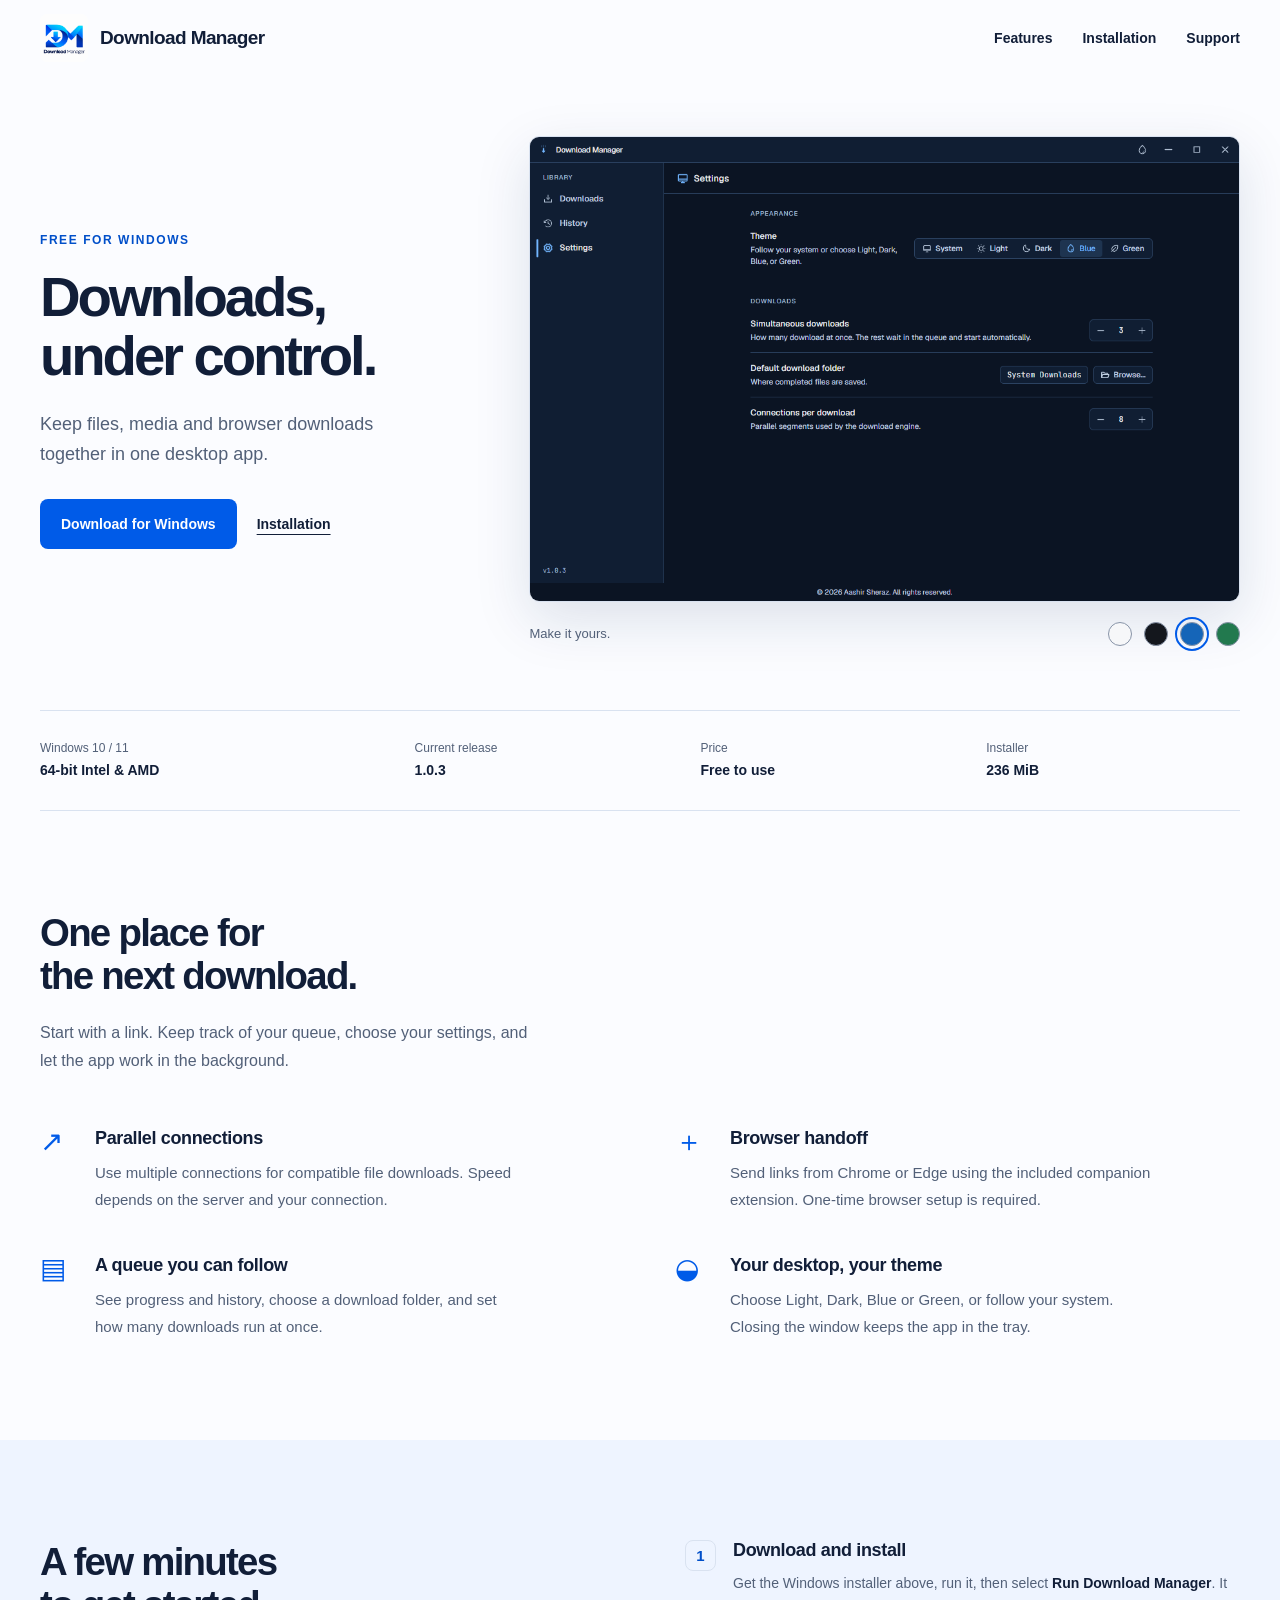
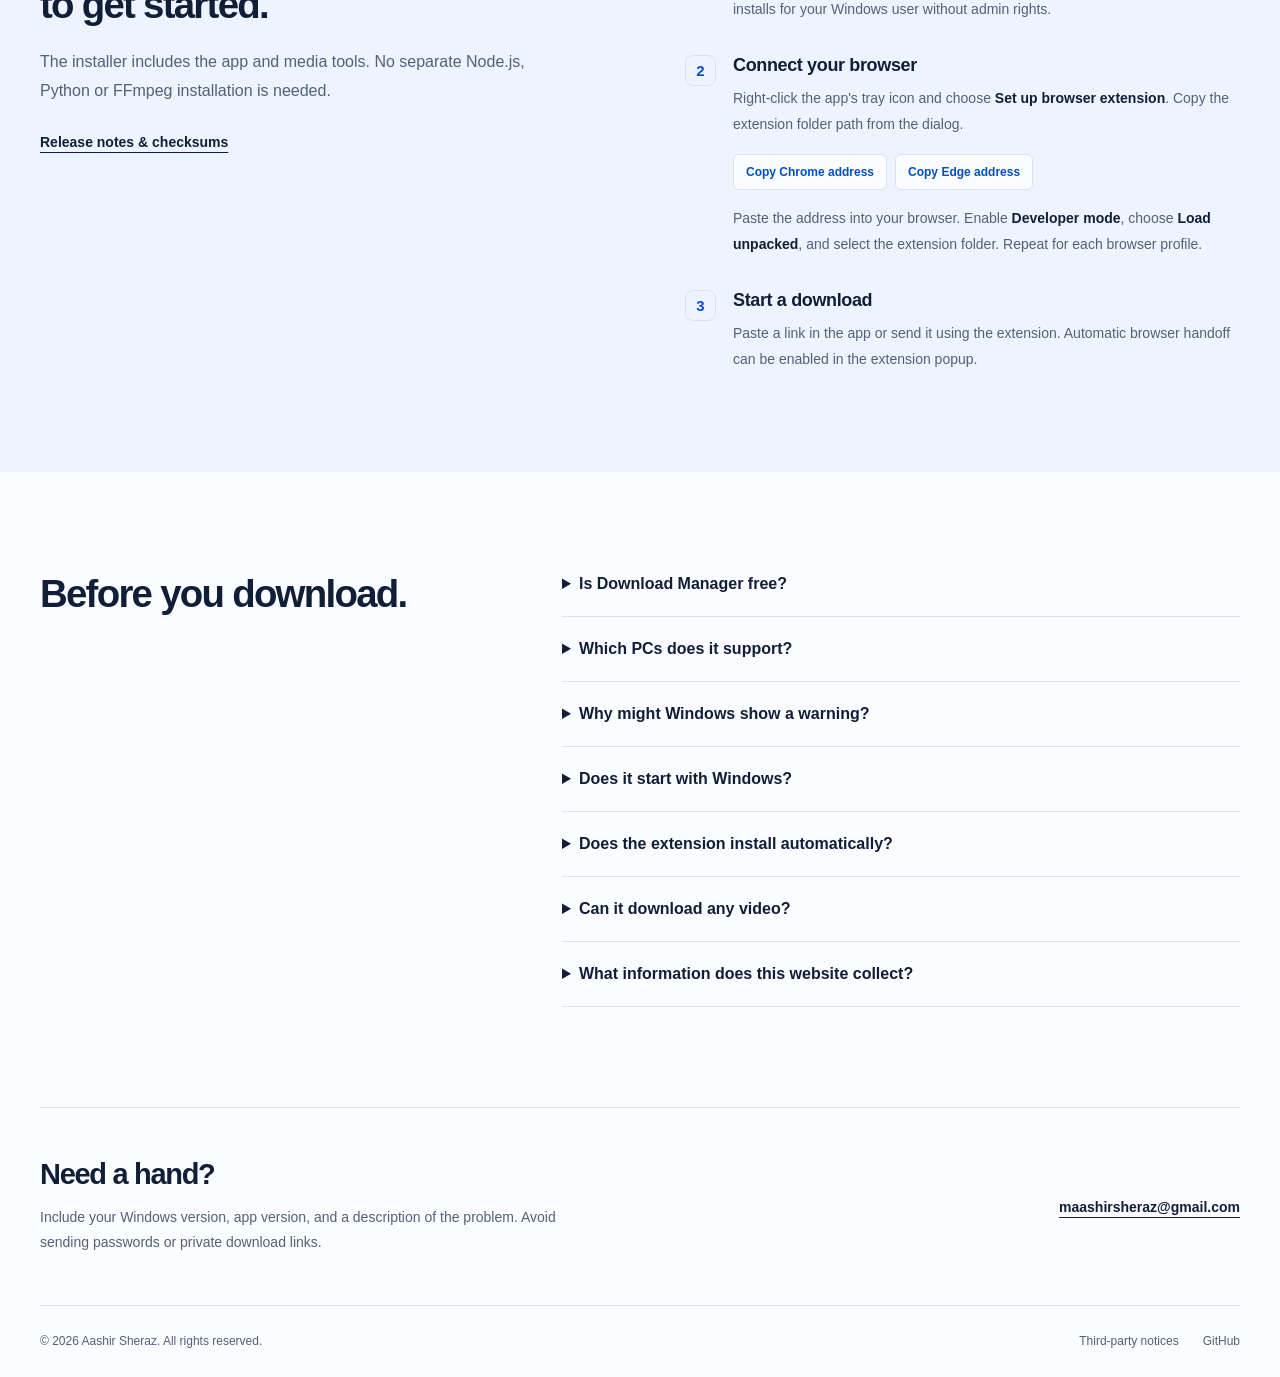
<file: index.html>
<!doctype html>
<html lang="en">
  <head>
    <meta charset="utf-8" />
    <meta name="viewport" content="width=device-width, initial-scale=1" />
    <meta name="color-scheme" content="light dark" />
    <meta
      name="description"
      content="Download Manager by Aashir Sheraz. A free Windows desktop app for organizing downloads, parallel connections and browser handoff."
    />
    <meta name="theme-color" content="#005be8" />
    <meta property="og:title" content="Download Manager | Free for Windows" />
    <meta
      property="og:description"
      content="Organize your downloads in one Windows app. Free to use, with a companion extension for Chrome and Edge."
    />
    <meta property="og:type" content="website" />
    <meta property="og:url" content="https://simplyaashir.github.io/download-manager/" />
    <meta
      property="og:image"
      content="https://simplyaashir.github.io/download-manager/assets/logo.png"
    />
    <meta name="referrer" content="strict-origin-when-cross-origin" />
    <title>Download Manager | Free for Windows</title>
    <link rel="canonical" href="https://simplyaashir.github.io/download-manager/" />
    <link rel="icon" type="image/png" href="assets/logo.png" />
    <link rel="preload" as="image" href="assets/app-blue.png" fetchpriority="high" />
    <link rel="stylesheet" href="styles.css" />
    <script src="site.js" defer></script>
  </head>
  <body>
    <a class="skip" href="#main">Skip to content</a>
    <header class="header wrap">
      <a class="brand" href="./" aria-label="Download Manager home"
        ><img src="assets/logo.png" width="48" height="48" alt="" /><span
          >Download Manager</span
        ></a
      >
      <nav aria-label="Main navigation">
        <a href="#features">Features</a><a href="#installation">Installation</a
        ><a href="mailto:maashirsheraz@gmail.com">Support</a>
      </nav>
    </header>
    <main id="main">
      <section class="hero wrap" aria-labelledby="hero-title">
        <div class="hero-copy">
          <p class="eyebrow">Free for Windows</p>
          <h1 id="hero-title">Downloads,<br />under control.</h1>
          <p class="intro">
            Keep files, media and browser downloads together in one desktop app.
          </p>
          <div class="actions">
            <a
              class="button primary"
              data-download
              href="https://github.com/simplyAashir/download-manager/releases/download/v1.0.3/DownloadManager-Setup-1.0.3-x64.exe"
              >Download for Windows</a
            ><a class="text-link" href="#installation">Installation</a>
          </div>
        </div>
        <figure class="preview">
          <img
            id="app-preview"
            src="assets/app-blue.png"
            width="1100"
            height="720"
            alt="Download Manager Settings in the Blue theme, showing appearance and download controls"
            fetchpriority="high"
          />
          <figcaption>
            <span>Make it yours.</span>
            <div class="theme-picker" role="group" aria-label="Preview app themes">
              <button
                class="swatch light"
                data-preview="light"
                aria-label="Preview Light theme"
                aria-pressed="false"
              ></button
              ><button
                class="swatch dark"
                data-preview="dark"
                aria-label="Preview Dark theme"
                aria-pressed="false"
              ></button
              ><button
                class="swatch blue"
                data-preview="blue"
                aria-label="Preview Blue theme"
                aria-pressed="true"
              ></button
              ><button
                class="swatch green"
                data-preview="green"
                aria-label="Preview Green theme"
                aria-pressed="false"
              ></button>
            </div>
          </figcaption>
        </figure>
      </section>
      <div class="compatibility wrap" aria-label="Download details">
        <p>Windows 10 / 11 <strong>64-bit Intel &amp; AMD</strong></p>
        <p>Current release <strong>1.0.3</strong></p>
        <p>Price <strong>Free to use</strong></p>
        <p>Installer <strong>236 MiB</strong></p>
      </div>
      <section
        id="features"
        class="features wrap section"
        aria-labelledby="features-title"
      >
        <div class="section-heading">
          <h2 id="features-title">One place for<br />the next download.</h2>
          <p>
            Start with a link. Keep track of your queue, choose your settings, and let the
            app work in the background.
          </p>
        </div>
        <div class="feature-grid">
          <article>
            <span class="feature-symbol" aria-hidden="true">↗</span>
            <h3>Parallel connections</h3>
            <p>
              Use multiple connections for compatible file downloads. Speed depends on the
              server and your connection.
            </p>
          </article>
          <article>
            <span class="feature-symbol" aria-hidden="true">＋</span>
            <h3>Browser handoff</h3>
            <p>
              Send links from Chrome or Edge using the included companion extension.
              One-time browser setup is required.
            </p>
          </article>
          <article>
            <span class="feature-symbol" aria-hidden="true">▤</span>
            <h3>A queue you can follow</h3>
            <p>
              See progress and history, choose a download folder, and set how many
              downloads run at once.
            </p>
          </article>
          <article>
            <span class="feature-symbol" aria-hidden="true">◒</span>
            <h3>Your desktop, your theme</h3>
            <p>
              Choose Light, Dark, Blue or Green, or follow your system. Closing the window
              keeps the app in the tray.
            </p>
          </article>
        </div>
      </section>
      <section
        id="installation"
        class="installation section"
        aria-labelledby="install-title"
      >
        <div class="wrap install-grid">
          <div>
            <h2 id="install-title">A few minutes<br />to get started.</h2>
            <p class="section-intro">
              The installer includes the app and media tools. No separate Node.js, Python
              or FFmpeg installation is needed.
            </p>
            <a
              class="text-link"
              href="https://github.com/simplyAashir/download-manager/releases/tag/v1.0.3"
              >Release notes &amp; checksums</a
            >
          </div>
          <ol class="steps">
            <li>
              <h3>Download and install</h3>
              <p>
                Get the Windows installer above, run it, then select
                <strong>Run Download Manager</strong>. It installs for your Windows user
                without admin rights.
              </p>
            </li>
            <li>
              <h3>Connect your browser</h3>
              <p>
                Right-click the app's tray icon and choose
                <strong>Set up browser extension</strong>. Copy the extension folder path
                from the dialog.
              </p>
              <div class="browser-tools">
                <button class="copy-address" data-copy="chrome://extensions">
                  Copy Chrome address</button
                ><button class="copy-address" data-copy="edge://extensions">
                  Copy Edge address
                </button>
              </div>
              <p>
                Paste the address into your browser. Enable
                <strong>Developer mode</strong>, choose <strong>Load unpacked</strong>,
                and select the extension folder. Repeat for each browser profile.
              </p>
            </li>
            <li>
              <h3>Start a download</h3>
              <p>
                Paste a link in the app or send it using the extension. Automatic browser
                handoff can be enabled in the extension popup.
              </p>
            </li>
          </ol>
        </div>
      </section>
      <section class="faq wrap section" aria-labelledby="faq-title">
        <h2 id="faq-title">Before you download.</h2>
        <div class="faq-list">
          <details>
            <summary>Is Download Manager free?</summary>
            <p>
              Yes. Anyone can use Download Manager for free. The app remains copyrighted
              by Aashir Sheraz; third-party components retain their own licenses.
            </p>
          </details>
          <details>
            <summary>Which PCs does it support?</summary>
            <p>
              This installer is for Windows 10 and 11 on 64-bit Intel or AMD PCs. It is
              not a 32-bit, macOS, Linux or native Windows ARM build. Installation was
              tested on Windows 10.
            </p>
          </details>
          <details>
            <summary>Why might Windows show a warning?</summary>
            <p>
              The current installer is unsigned, so Windows may show an unknown-publisher
              or reputation warning. Download from this website's GitHub release and
              compare the SHA-256 checksum. A checksum confirms file integrity; it is not
              a publisher signature.
            </p>
          </details>
          <details>
            <summary>Does it start with Windows?</summary>
            <p>
              A fresh install enables background startup after Windows sign-in. You can
              change <strong>Start with Windows</strong> in the tray menu. Closing the
              window keeps the app active; choose <strong>Quit</strong> from the tray to
              stop it.
            </p>
          </details>
          <details>
            <summary>Does the extension install automatically?</summary>
            <p>
              The extension files come with the app, but Chrome and Edge require the
              one-time Load unpacked step above. It is not currently published in a
              browser extension store. After an app upgrade, reload the extension or
              restart the browser.
            </p>
          </details>
          <details>
            <summary>Can it download any video?</summary>
            <p>
              Media extraction depends on support for the website and format. Protected or
              sign-in-only media may not work. Only download content you have permission
              to save.
            </p>
          </details>
          <details>
            <summary>What information does this website collect?</summary>
            <p>
              This page has no analytics, advertising, forms or tracking cookies. GitHub
              hosts the website and installer and may process request information under
              its
              <a
                href="https://docs.github.com/en/site-policy/privacy-policies/github-general-privacy-statement"
                >privacy statement</a
              >. Download requests go to GitHub. Support email uses your email provider.
            </p>
          </details>
        </div>
      </section>
      <section class="support wrap" aria-labelledby="support-title">
        <div>
          <h2 id="support-title">Need a hand?</h2>
          <p>
            Include your Windows version, app version, and a description of the problem.
            Avoid sending passwords or private download links.
          </p>
        </div>
        <a class="text-link" href="mailto:maashirsheraz@gmail.com"
          >maashirsheraz@gmail.com</a
        >
      </section>
    </main>
    <footer class="footer wrap">
      <p>© 2026 Aashir Sheraz. All rights reserved.</p>
      <div>
        <a href="third-party.html">Third-party notices</a
        ><a href="https://github.com/simplyAashir/download-manager">GitHub</a>
      </div>
    </footer>
    <p id="copy-status" class="sr-only" role="status" aria-live="polite"></p>
  </body>
</html>
</file>
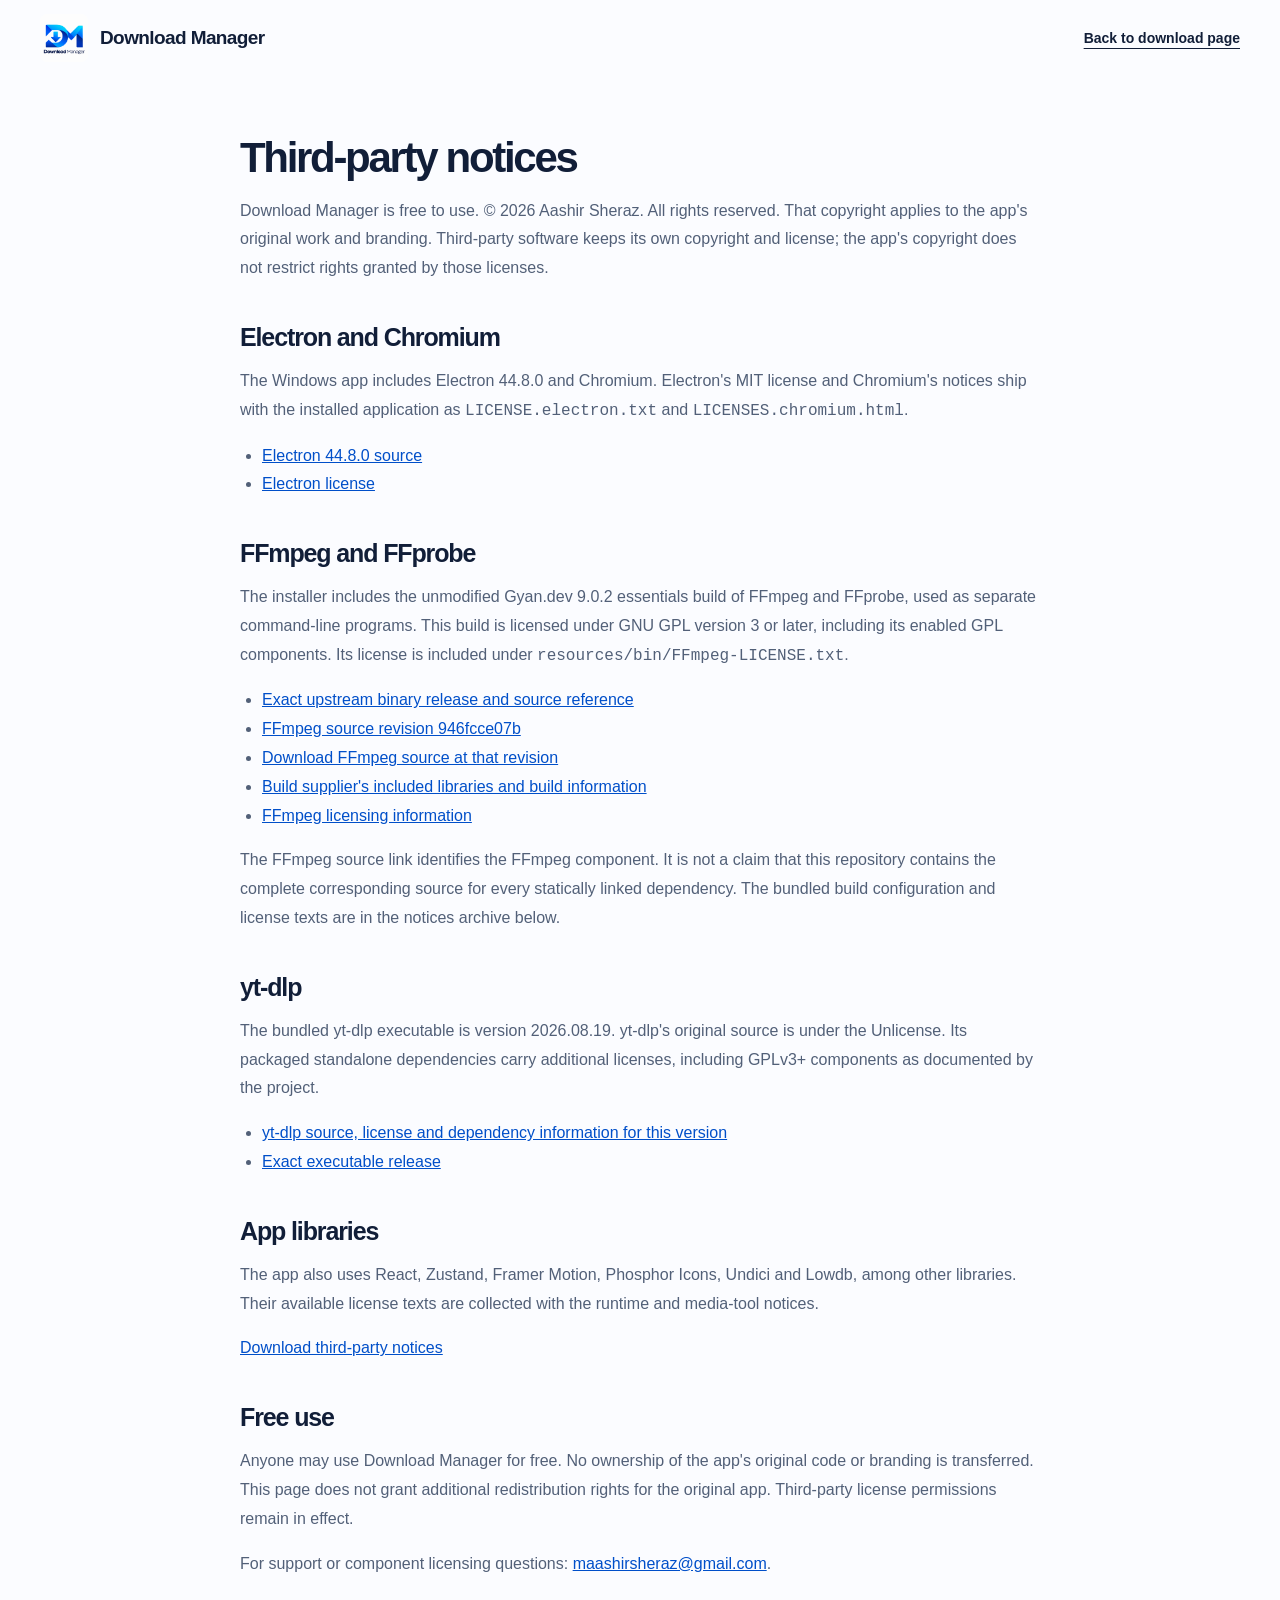
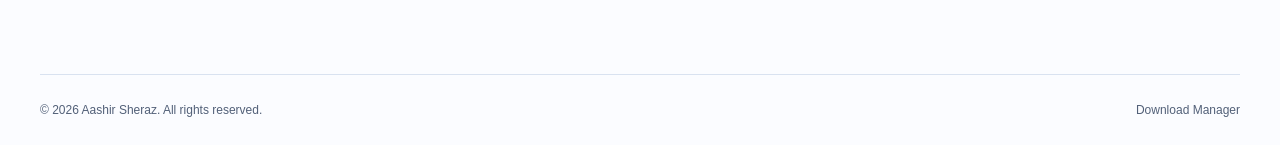
<file: third-party.html>
<!doctype html>
<html lang="en">
  <head>
    <meta charset="utf-8" />
    <meta name="viewport" content="width=device-width,initial-scale=1" />
    <meta name="color-scheme" content="light dark" />
    <title>Third-party notices | Download Manager</title>
    <link rel="stylesheet" href="styles.css" />
    <link rel="icon" type="image/png" href="assets/logo.png" />
  </head>
  <body>
    <header class="header wrap">
      <a class="brand" href="./"
        ><img src="assets/logo.png" width="48" height="48" alt="" /><span
          >Download Manager</span
        ></a
      ><a class="text-link" href="./">Back to download page</a>
    </header>
    <main class="wrap notice-page">
      <h1>Third-party notices</h1>
      <p>
        Download Manager is free to use. © 2026 Aashir Sheraz. All rights reserved. That
        copyright applies to the app's original work and branding. Third-party software
        keeps its own copyright and license; the app's copyright does not restrict rights
        granted by those licenses.
      </p>
      <h2>Electron and Chromium</h2>
      <p>
        The Windows app includes Electron 44.8.0 and Chromium. Electron's MIT license and
        Chromium's notices ship with the installed application as
        <code>LICENSE.electron.txt</code> and <code>LICENSES.chromium.html</code>.
      </p>
      <ul>
        <li>
          <a href="https://github.com/electron/electron/tree/v44.8.0"
            >Electron 44.8.0 source</a
          >
        </li>
        <li>
          <a href="https://github.com/electron/electron/blob/v44.8.0/LICENSE"
            >Electron license</a
          >
        </li>
      </ul>
      <h2>FFmpeg and FFprobe</h2>
      <p>
        The installer includes the unmodified Gyan.dev 9.0.2 essentials build of FFmpeg
        and FFprobe, used as separate command-line programs. This build is licensed under
        GNU GPL version 3 or later, including its enabled GPL components. Its license is
        included under <code>resources/bin/FFmpeg-LICENSE.txt</code>.
      </p>
      <ul>
        <li>
          <a href="https://github.com/GyanD/codexffmpeg/releases/tag/9.0.2"
            >Exact upstream binary release and source reference</a
          >
        </li>
        <li>
          <a href="https://github.com/FFmpeg/FFmpeg/tree/946fcce07b"
            >FFmpeg source revision 946fcce07b</a
          >
        </li>
        <li>
          <a href="https://github.com/FFmpeg/FFmpeg/archive/946fcce07b.tar.gz"
            >Download FFmpeg source at that revision</a
          >
        </li>
        <li>
          <a href="https://www.gyan.dev/ffmpeg/builds/#libraries"
            >Build supplier's included libraries and build information</a
          >
        </li>
        <li><a href="https://ffmpeg.org/legal.html">FFmpeg licensing information</a></li>
      </ul>
      <p>
        The FFmpeg source link identifies the FFmpeg component. It is not a claim that
        this repository contains the complete corresponding source for every statically
        linked dependency. The bundled build configuration and license texts are in the
        notices archive below.
      </p>
      <h2>yt-dlp</h2>
      <p>
        The bundled yt-dlp executable is version 2026.08.19. yt-dlp's original source is
        under the Unlicense. Its packaged standalone dependencies carry additional
        licenses, including GPLv3+ components as documented by the project.
      </p>
      <ul>
        <li>
          <a href="https://github.com/yt-dlp/yt-dlp/tree/2026.08.19"
            >yt-dlp source, license and dependency information for this version</a
          >
        </li>
        <li>
          <a href="https://github.com/yt-dlp/yt-dlp/releases/tag/2026.08.19"
            >Exact executable release</a
          >
        </li>
      </ul>
      <h2>App libraries</h2>
      <p>
        The app also uses React, Zustand, Framer Motion, Phosphor Icons, Undici and Lowdb,
        among other libraries. Their available license texts are collected with the
        runtime and media-tool notices.
      </p>
      <p>
        <a href="assets/ThirdParty-Notices-1.0.3.zip">Download third-party notices</a>
      </p>
      <h2>Free use</h2>
      <p>
        Anyone may use Download Manager for free. No ownership of the app's original code
        or branding is transferred. This page does not grant additional redistribution
        rights for the original app. Third-party license permissions remain in effect.
      </p>
      <p>
        For support or component licensing questions:
        <a href="mailto:maashirsheraz@gmail.com">maashirsheraz@gmail.com</a>.
      </p>
    </main>
    <footer class="footer wrap">
      <p>© 2026 Aashir Sheraz. All rights reserved.</p>
      <a href="./">Download Manager</a>
    </footer>
  </body>
</html>
</file>
<file: styles.css>
/* Native CSS, with a restrained blue palette derived from the supplied logo. */
:root {
  color-scheme: light dark;
  --bg: #fbfcff;
  --surface: #eef4ff;
  --text: #111e38;
  --muted: #526078;
  --line: #d9e2f0;
  --accent: #005be8;
  --on-accent: #fff;
  --link: #004fc9;
  --button-hover: #004ac0;
}
* {
  box-sizing: border-box;
}
html {
  scroll-behavior: smooth;
  scroll-padding-top: 28px;
}
body {
  margin: 0;
  background: var(--bg);
  color: var(--text);
  font-family: 'Segoe UI', Arial, sans-serif;
  -webkit-font-smoothing: antialiased;
}
a {
  color: inherit;
  text-decoration: none;
}
button {
  font: inherit;
  cursor: pointer;
}
a,
button,
summary {
  -webkit-tap-highlight-color: transparent;
}
:focus-visible {
  outline: 3px solid var(--accent);
  outline-offset: 5px;
}
.wrap {
  width: min(1240px, calc(100% - 80px));
  margin-inline: auto;
}
.header {
  height: 76px;
  display: flex;
  align-items: center;
  justify-content: space-between;
  gap: 24px;
}
.brand {
  display: flex;
  align-items: center;
  gap: 12px;
  font-size: 19px;
  font-weight: 650;
  letter-spacing: -0.6px;
  white-space: nowrap;
}
.brand img {
  width: 48px;
  height: 48px;
  object-fit: contain;
  border-radius: 8px;
  background: #fff;
}
nav {
  display: flex;
  align-items: center;
  gap: 30px;
  font-size: 14px;
  font-weight: 600;
}
nav a:hover,
.text-link:hover,
.footer a:hover {
  color: var(--accent);
}
.hero {
  display: grid;
  grid-template-columns: 0.85fr 1.35fr;
  gap: 42px;
  align-items: center;
  min-height: 510px;
  padding-block: 60px 64px;
}
.eyebrow {
  font-size: 12px;
  font-weight: 700;
  letter-spacing: 0.13em;
  text-transform: uppercase;
  color: var(--link);
  margin: 0 0 20px;
}
h1 {
  font-size: clamp(44px, 4.4vw, 64px);
  letter-spacing: -0.055em;
  font-weight: 650;
  line-height: 1.06;
  margin: 0;
}
.intro {
  max-width: 345px;
  font-size: 18px;
  line-height: 1.65;
  color: var(--muted);
  margin: 24px 0 30px;
}
.actions {
  display: flex;
  align-items: center;
  gap: 20px;
  flex-wrap: wrap;
}
.button {
  display: inline-flex;
  align-items: center;
  justify-content: center;
  min-height: 50px;
  padding: 0 21px;
  border-radius: 8px;
  font-size: 14px;
  font-weight: 650;
  white-space: nowrap;
  transition:
    background 0.15s,
    transform 0.15s;
}
.primary {
  background: var(--accent);
  color: var(--on-accent);
}
.primary:hover {
  background: var(--button-hover);
}
.button:active {
  transform: translateY(1px);
}
.text-link {
  font-size: 14px;
  font-weight: 650;
  text-decoration: underline;
  text-decoration-thickness: 1px;
  text-underline-offset: 5px;
}
.preview {
  min-width: 0;
  margin: 0;
}
.preview > img {
  display: block;
  width: 100%;
  height: auto;
  border: 1px solid var(--line);
  border-radius: 10px;
  box-shadow: 0 18px 55px rgb(17 45 96 / 0.13);
}
figcaption {
  display: flex;
  justify-content: space-between;
  align-items: center;
  gap: 16px;
  margin-top: 20px;
  color: var(--muted);
  font-size: 13px;
}
.theme-picker {
  display: flex;
  gap: 12px;
  align-items: center;
}
.swatch {
  width: 24px;
  height: 24px;
  border: 1px solid #8894a8;
  border-radius: 50%;
  padding: 0;
  transition: transform 0.15s;
}
.swatch:hover {
  transform: scale(1.12);
}
.swatch[aria-pressed='true'] {
  outline: 2px solid var(--accent);
  outline-offset: 3px;
}
.swatch.light {
  background: #f6f7f9;
}
.swatch.dark {
  background: #14171d;
}
.swatch.blue {
  background: #1565b8;
}
.swatch.green {
  background: #22794e;
}
.compatibility {
  display: grid;
  grid-template-columns: 1.35fr repeat(3, 1fr);
  gap: 32px;
  padding-block: 28px;
  border-top: 1px solid var(--line);
  border-bottom: 1px solid var(--line);
}
.compatibility p {
  font-size: 12px;
  color: var(--muted);
  margin: 0;
  line-height: 1.65;
}
.compatibility strong {
  display: block;
  font-weight: 600;
  color: var(--text);
  font-size: 14px;
}
.section {
  padding-block: 100px;
}
h2 {
  font-size: clamp(30px, 3vw, 42px);
  line-height: 1.12;
  font-weight: 600;
  letter-spacing: -0.045em;
  margin: 0;
}
.section-heading {
  max-width: 580px;
}
.section-heading > p,
.section-intro {
  color: var(--muted);
  font-size: 16px;
  line-height: 1.8;
  margin: 22px 0 0;
  max-width: 490px;
}
.feature-grid {
  display: grid;
  grid-template-columns: 1fr 1fr;
  column-gap: 70px;
  row-gap: 42px;
  margin-top: 52px;
}
.feature-grid article {
  display: grid;
  grid-template-columns: 40px 1fr;
  column-gap: 15px;
}
.feature-symbol {
  grid-row: 1 / 3;
  color: var(--accent);
  font-size: 28px;
  font-weight: 400;
  line-height: 1;
}
h3 {
  font-size: 18px;
  font-weight: 650;
  letter-spacing: -0.02em;
  margin: 0 0 10px;
}
.feature-grid p {
  max-width: 430px;
  margin: 0;
  font-size: 15px;
  line-height: 1.8;
  color: var(--muted);
}
.installation {
  background: var(--surface);
}
.install-grid {
  display: grid;
  grid-template-columns: 1fr 1fr;
  gap: 90px;
}
.install-grid .text-link {
  display: inline-block;
  margin-top: 28px;
}
.steps {
  margin: 0;
  padding: 0;
  list-style: none;
  display: grid;
  gap: 32px;
  counter-reset: setup;
}
.steps li {
  position: relative;
  padding-left: 48px;
  counter-increment: setup;
}
.steps li::before {
  content: counter(setup);
  position: absolute;
  left: 0;
  top: 0;
  color: var(--link);
  font-size: 15px;
  font-weight: 650;
  border: 1px solid var(--line);
  border-radius: 8px;
  width: 29px;
  height: 29px;
  display: grid;
  place-items: center;
}
.steps p {
  font-size: 14px;
  line-height: 1.85;
  color: var(--muted);
  margin: 0;
}
.steps strong {
  font-weight: 600;
  color: var(--text);
}
.browser-tools {
  display: flex;
  gap: 8px;
  flex-wrap: wrap;
  margin-block: 16px;
}
.copy-address {
  border: 1px solid var(--line);
  background: var(--bg);
  color: var(--link);
  padding: 10px 12px;
  border-radius: 6px;
  font-size: 12px;
  font-weight: 600;
}
.copy-address:hover {
  border-color: var(--accent);
}
.faq {
  display: grid;
  grid-template-columns: 0.8fr 1.2fr;
  gap: 70px;
  align-items: start;
}
.faq-list {
  min-width: 0;
}
details {
  padding-block: 20px;
  border-bottom: 1px solid var(--line);
}
details:first-child {
  padding-top: 0;
}
summary {
  font-size: 16px;
  font-weight: 600;
  cursor: pointer;
  line-height: 1.5;
}
details p {
  color: var(--muted);
  font-size: 14px;
  line-height: 1.85;
  margin: 16px 0 0;
}
details a {
  color: var(--link);
  text-decoration: underline;
}
.support {
  border-top: 1px solid var(--line);
  display: flex;
  gap: 40px;
  align-items: center;
  justify-content: space-between;
  padding-block: 50px;
}
.support h2 {
  font-size: 29px;
}
.support p {
  color: var(--muted);
  font-size: 14px;
  line-height: 1.8;
  max-width: 560px;
  margin: 14px 0 0;
}
.support > a {
  white-space: nowrap;
}
.footer {
  border-top: 1px solid var(--line);
  padding-block: 26px;
  display: flex;
  align-items: center;
  justify-content: space-between;
  gap: 24px;
  color: var(--muted);
  font-size: 12px;
  line-height: 1.6;
}
.footer p {
  margin: 0;
}
.footer > div {
  display: flex;
  gap: 24px;
}
.skip {
  position: fixed;
  top: 8px;
  left: 8px;
  z-index: 1;
  transform: translateY(-150%);
  background: var(--bg);
  padding: 12px;
  color: var(--link);
}
.skip:focus {
  transform: none;
}
.sr-only {
  position: absolute;
  width: 1px;
  height: 1px;
  padding: 0;
  margin: -1px;
  overflow: hidden;
  clip: rect(0, 0, 0, 0);
  white-space: nowrap;
  border: 0;
}
.notice-page {
  max-width: 800px;
  padding-block: 60px 80px;
}
.notice-page h1 {
  font-size: 42px;
}
.notice-page h2 {
  font-size: 25px;
  margin-top: 40px;
}
.notice-page p,
.notice-page li {
  font-size: 16px;
  line-height: 1.8;
  color: var(--muted);
}
.notice-page a {
  color: var(--link);
  text-decoration: underline;
}
.notice-page ul {
  padding-left: 22px;
}
.notice-page code {
  overflow-wrap: anywhere;
}
@media (prefers-color-scheme: dark) {
  :root {
    --bg: #0d1421;
    --surface: #121f33;
    --text: #edf2fb;
    --muted: #b0bfd5;
    --line: #2b3b54;
    --accent: #2678ed;
    --on-accent: #fff;
    --link: #8bbcff;
    --button-hover: #1763ce;
  }
  .primary {
    background: #005be8;
  }
  .preview > img {
    box-shadow: 0 18px 55px rgb(0 0 0 / 0.2);
  }
}
@media (max-width: 1023px) {
  .wrap {
    width: calc(100% - 48px);
  }
  .hero {
    gap: 30px;
    grid-template-columns: 0.85fr 1.15fr;
  }
  .hero h1 {
    font-size: 46px;
  }
  .intro {
    font-size: 16px;
  }
  .actions {
    gap: 18px;
  }
  .install-grid,
  .faq {
    gap: 44px;
  }
  .feature-grid {
    column-gap: 40px;
  }
}
@media (max-width: 767px) {
  .wrap {
    width: calc(100% - 40px);
  }
  .header {
    height: 76px;
    gap: 12px;
  }
  .brand {
    font-size: 16px;
    gap: 8px;
  }
  .brand img {
    width: 38px;
    height: 38px;
  }
  nav {
    gap: 14px;
    font-size: 12px;
  }
  nav a:first-child {
    display: none;
  }
  .hero {
    grid-template-columns: 1fr;
    gap: 42px;
    min-height: 0;
    padding-block: 36px 40px;
  }
  .hero h1 {
    font-size: clamp(42px, 10vw, 64px);
  }
  .intro {
    max-width: 380px;
    margin-block: 20px 26px;
  }
  .compatibility {
    grid-template-columns: 1fr 1fr;
    gap: 22px;
    padding-block: 24px;
  }
  .section {
    padding-block: 64px;
  }
  .feature-grid {
    grid-template-columns: 1fr;
    gap: 30px;
    margin-top: 36px;
  }
  .install-grid,
  .faq {
    grid-template-columns: 1fr;
    gap: 38px;
  }
  .support {
    align-items: flex-start;
    flex-direction: column;
    gap: 20px;
    padding-block: 36px;
  }
  .footer {
    flex-direction: column;
    align-items: flex-start;
    gap: 14px;
  }
  .notice-page {
    padding-top: 40px;
  }
  .notice-page h1 {
    font-size: 36px;
  }
}
@media (max-width: 380px) {
  .header nav a:last-child {
    display: none;
  }
  .brand {
    font-size: 15px;
  }
}
@media (prefers-reduced-motion: reduce) {
  html {
    scroll-behavior: auto;
  }
  *,
  *::before,
  *::after {
    transition: none !important;
  }
}

.release-status {
  margin-top: 32px;
  padding: 24px;
  background: var(--surface);
  border-radius: 8px;
}
.release-status h2 {
  font-size: 22px;
  letter-spacing: -0.025em;
}
.release-status p {
  color: var(--muted);
  font-size: 14px;
  line-height: 1.8;
  max-width: 720px;
  margin: 12px 0 0;
}
</file>
